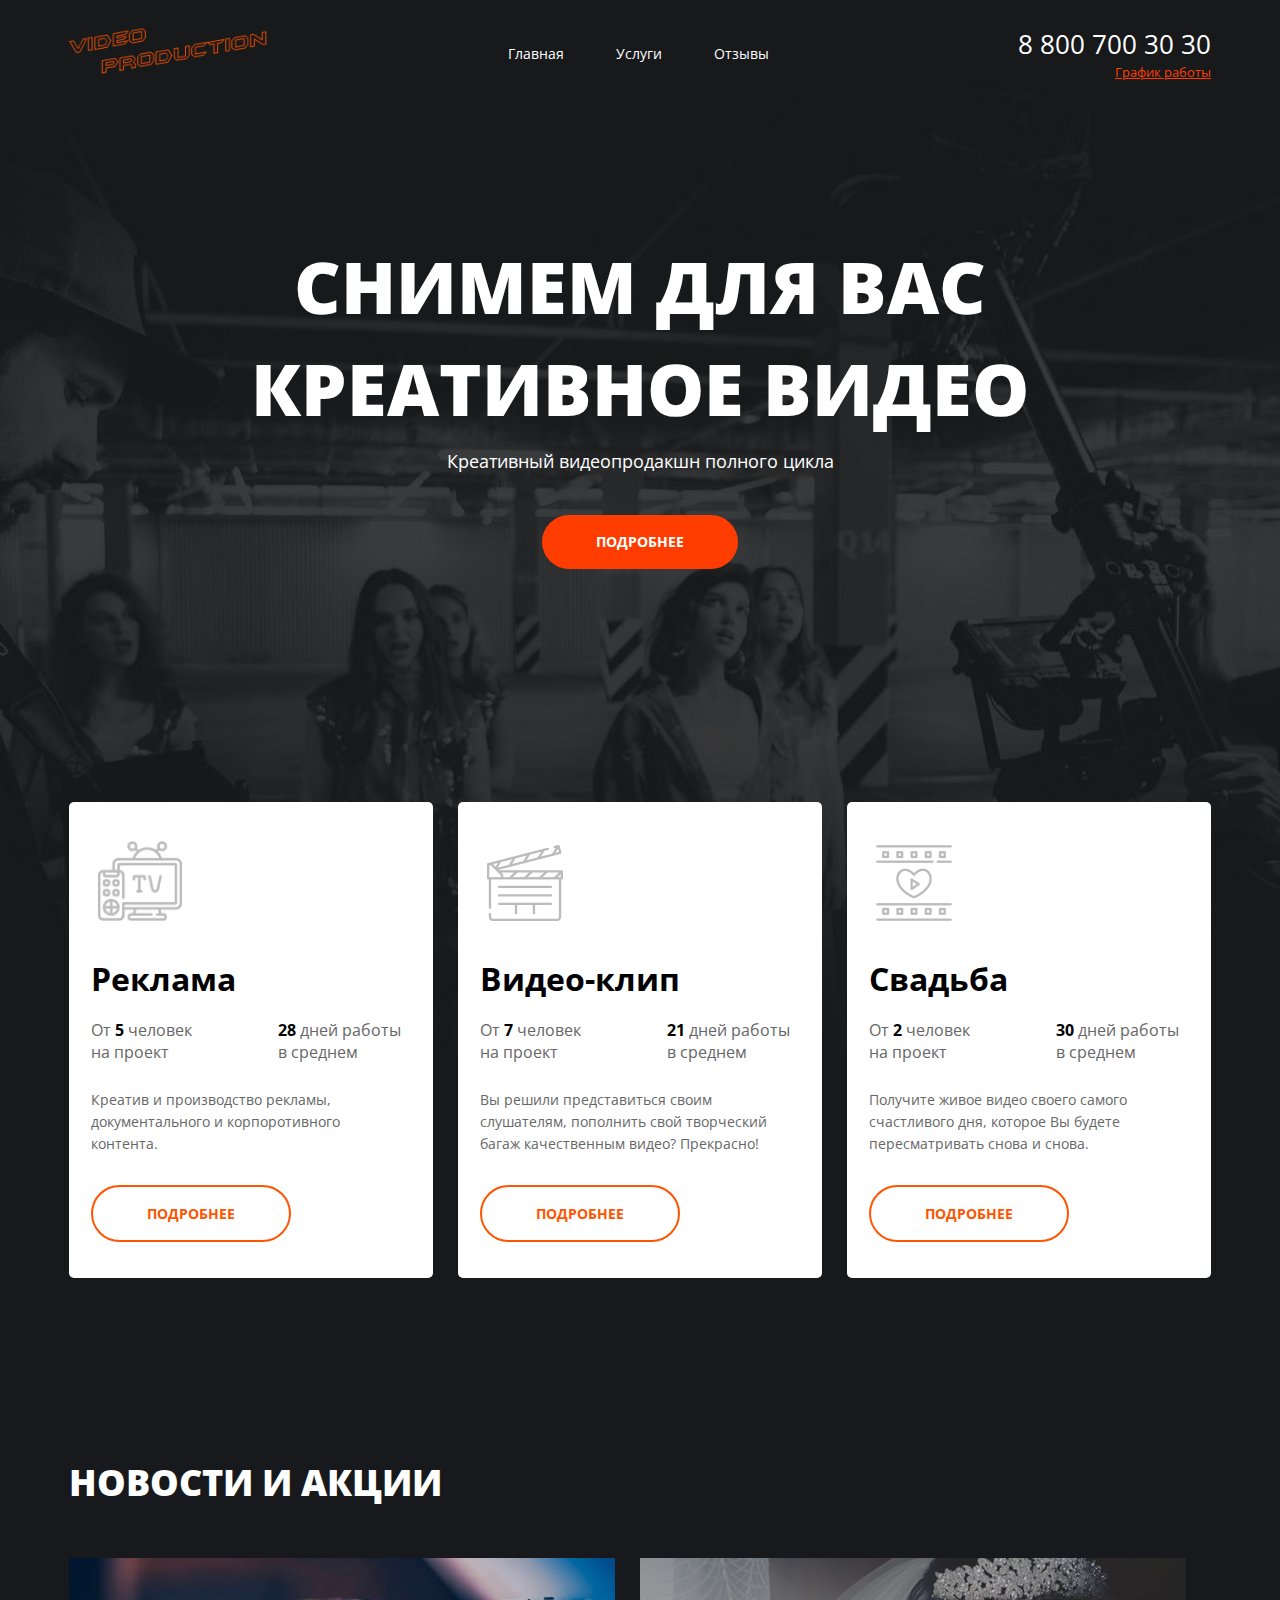
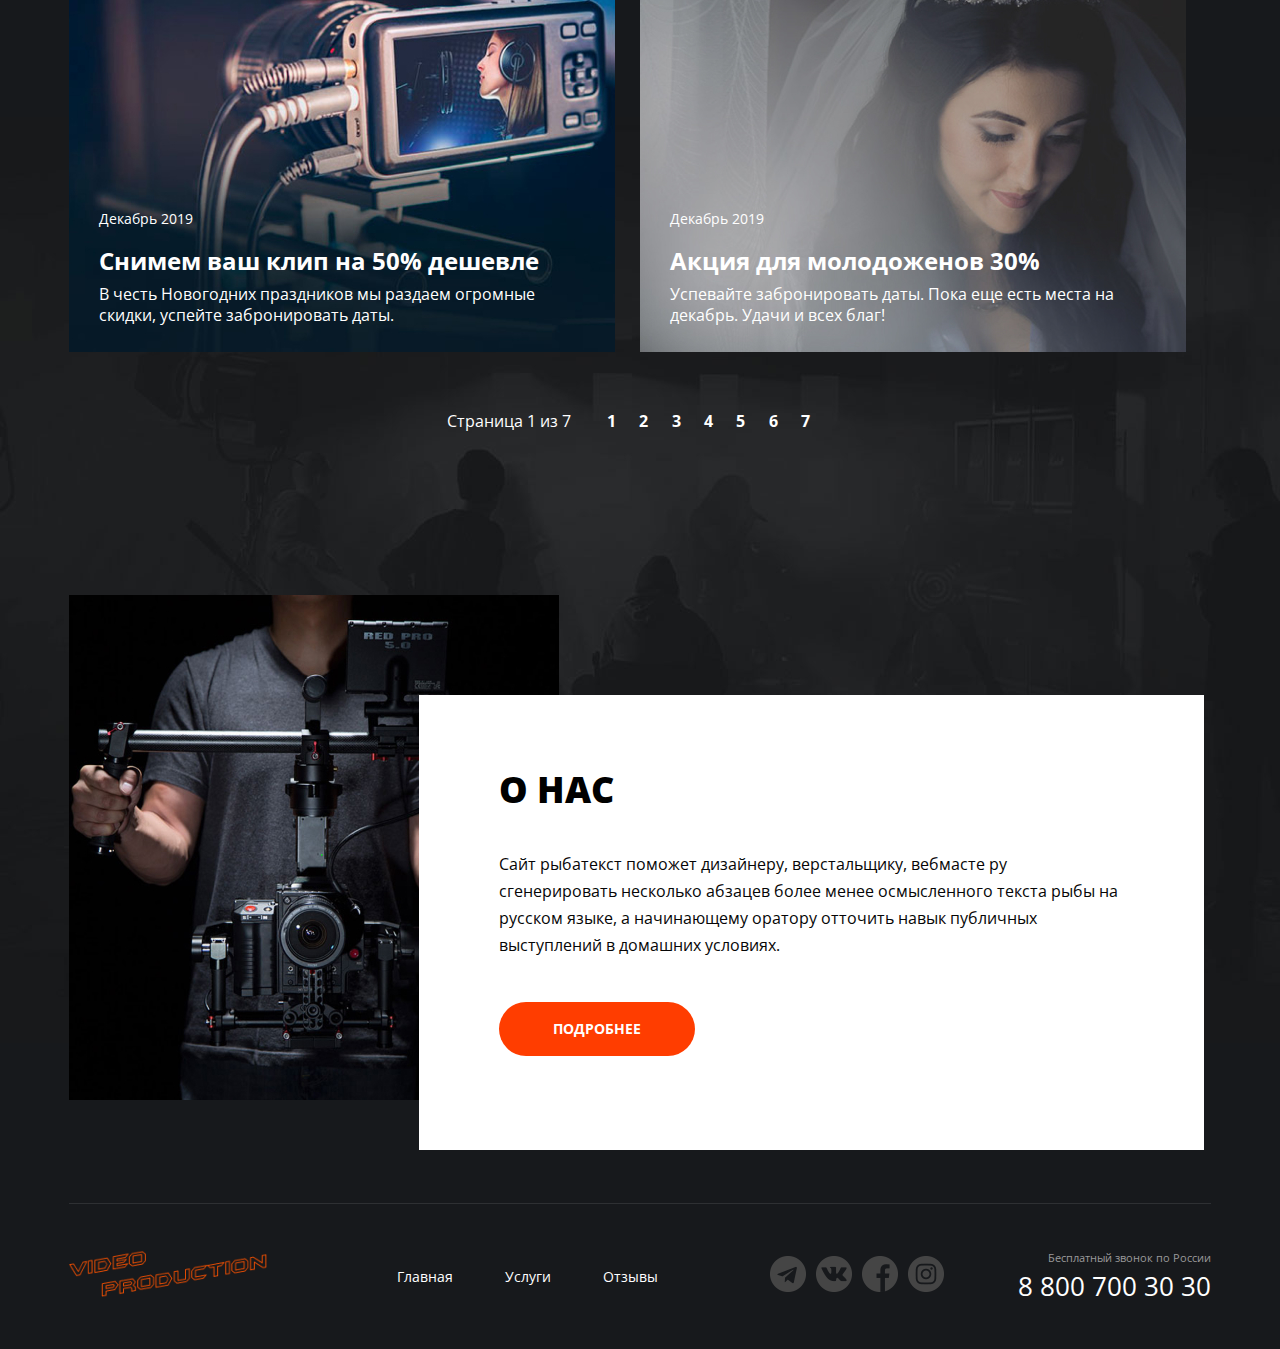
<file: index.html>
<!DOCTYPE html>
<html lang="ru">
<head>
  <meta charset="UTF-8">
  <title>Video production</title>
  <link rel="preconnect" href="https://fonts.googleapis.com">
  <link rel="preconnect" href="https://fonts.gstatic.com" crossorigin>
  <link href="https://fonts.googleapis.com/css2?family=Open+Sans:ital,wght@0,400;0,700;1,400&display=swap" rel="stylesheet">
  <link rel="stylesheet" href="main.css">
  <link rel="stylesheet" href="normalize.css">
  <meta name="viewport" content="width=device-width, initial-scale=1.0">
</head>
<body>
  <div class="wrapper main-page-wrapper">
    <section class="hero">
      <div class="container hero--container">
        <header class="header">
          <div class="header__cal">
            <div class="header__logo">
              <a href="welcome.html" class="logo_link">
                <img src="img/logo.png" alt="logo">
              </a>
            </div>
            <nav class="header__nav">
              <ul class="nav__list">
                <li class="nav__item">
                  <a href="index.html" class="nav__link">Главная</a>
                </li>
                <li class="nav__item nav__item--active">
                  <a href="services.html" class="nav__link">Услуги</a>
                </li>
                <li class="nav__item">
                  <a href="rewiews.html" class="nav__link">Отзывы</a>
                </li>
              </ul>
            </nav>
          </div>
          <div class="header__cal header__cal--align--right">
            <address class="contacts">
              <a href="tel:+78007003030" class="contacts__phone">8 800 700 30 30</a>
              <div class="contacts__elem">
                <div class="contacts__worchours">График работы</div>
                <div class="address__desc">
                  <div class="address__desc--container">
                    <strong>пн-вс: 09:00 - 20:00</strong>
                    <p>Обед: 14:00-14:30</p>
                  </div>
                </div>
              </div>
            </address>
          </div>
        </header>
      </div>
    </section>
    <div class="page-content">
      <main class="main-content"> 
        <div class="main__title">
          <h1 class="title__elem">СНИМЕМ ДЛЯ ВАС КРЕАТИВНОЕ ВИДЕО</h1>
          <h4 class="title_elem-2">Креативный видеопродакшн полного цикла</h4>
          <a href="#" class="btn">ПОДРОБНЕЕ</a>
        </div>
        <div class="servises">
          <ul class="servises__title">
            <li class="title_item">
              <div class="servises__elem">
                <div class="servises__pic">
                  <img src="img/tv.png" alt="Реклама">
                </div>
                <div class="servises__text">
                  <h2 class="text__name-servises">Реклама</h2>
                  <p class="text__number-people">От <b>5 </b>человек на проект</p>
                  <p class="text__number-days"><b>28</b> дней работы в среднем</p>
                  <p class="text__description">Креатив и производство рекламы, документального и корпоротивного контента.</p>
                  <a href="#" class="btn__fff">ПОДРОБНЕЕ</a>
                </div>
              </div>
            </li>
            <li class="title_item title_item--active">
              <div class="servises__elem">
                <div class="servises__pic">
                  <img src="img/clapper.png" alt="Видео-клип">
                </div>
                <div class="servises__text">
                  <h2 class="text__name-servises">Видео-клип</h2>
                  <p class="text__number-people">От <b>7 </b>человек на проект</p>
                  <p class="text__number-days"><b>21</b> дней работы в среднем</p>
                  <p class="text__description">Вы решили представиться своим слушателям, пополнить свой творческий багаж качественным видео? Прекрасно!</p>
                  <a href="#" class="btn__fff">ПОДРОБНЕЕ</a>
                </div>
              </div>
            </li>
            <li class="title_item ">
              <div class="servises__elem">
                <div class="servises__pic">
                  <img src="img/film.png" alt="Свадьба">
                </div>
                <div class="servises__text">
                  <h2 class="text__name-servises">Свадьба</h2>
                  <p class="text__number-people">От <b>2 </b>человек на проект</p>
                  <p class="text__number-days"><b>30</b> дней работы в среднем</p>
                  <p class="text__description">Получите живое видео своего самого счастливого дня, которое Вы будете пересматривать снова и снова.</p>
                  <a href="#" class="btn__fff">ПОДРОБНЕЕ</a>
                </div>
            </li>
          </ul>
        </div>
        <div class="news">
          <h2 class="news__h">НОВОСТИ И АКЦИИ</h2>
          <ul class="news__title">
            <li class="title__news-elem single-news">
              <img src="img/camera.jpg" alt="Картинка из новости" class="single-news__img">
              <div class="single-news__content">
                <time class="single-news__date">Декабрь 2019</time>
                <p class="single-news__name">Снимем ваш клип на 50% дешевле</p>
                <p class="single-news__description">В честь Новогодних праздников мы раздаем огромные скидки, успейте забронировать даты.</p>
              </div> 
            </li>
            <li class="title__news-elem single-news">
              <img src="img/wedding.jpg" alt="Картинка из новости" class="single-news__img">
              <div class="single-news__content">
                <time class="single-news__date">Декабрь 2019</time>
                <p class="single-news__name">Акция для молодоженов 30%</p>
                <p class="single-news__description">Успевайте забронировать даты. Пока еще есть места на декабрь. Удачи и всех благ!</p>
              </div>
            </li>
          </ul>
          <div class="paginator">
            <div class="paginator__display">Страница 1 из 7</div>
            <ul class="paginator__list">
              <li class="paginator__item paginator__item--active"><a href="" class="paginator__link">1</a></li>
              <li class="paginator__item"><a href="" class="paginator__link">2</a></li>
              <li class="paginator__item"><a href="" class="paginator__link">3</a></li>
              <li class="paginator__item"><a href="" class="paginator__link">4</a></li>
              <li class="paginator__item"><a href="" class="paginator__link">5</a></li>
              <li class="paginator__item"><a href="" class="paginator__link">6</a></li>
              <li class="paginator__item"><a href="" class="paginator__link">7</a></li>
            </ul>
          </div>
        </div>
        <div class="autor">
          <div class="autor__content">
            <div class="autor__elem">
              <div class="autor__block">
                <h2 class="autor__name">О НАС</h2>
                <div class="autor__text">
                  <p>Сайт рыбатекст поможет дизайнеру, верстальщику, вебмасте ру сгенерировать несколько абзацев более менее осмысленного текста рыбы на русском языке, а начинающему оратору отточить навык публичных выступлений в домашних условиях.</p>
                </div>
                <a href="#" class="btn">ПОДРОБНЕЕ</a>
              </div>
            </div>
          </div>
        </div>
      </main>
    </div>
    <footer class="footer__container">
      <div class="container">
        <div class="footer">
          <div class="header__logo footer__logo">
            <a href="welcome.html" class="logo_link">
              <img src="img/logo.png" alt="logo">
            </a>
          </div>
          <nav class="header__nav">
            <ul class="nav__list">
              <li class="nav__item">
                <a href="index.html" class="nav__link">Главная</a>
              </li>
              <li class="nav__item nav__item--active">
                <a href="services.html" class="nav__link">Услуги</a>
              </li>
              <li class="nav__item">
                <a href="rewiews.html" class="nav__link">Отзывы</a>
              </li>
            </ul>
          </nav>
          <ul class="socials">
            <li class="socials__item social__item--icon--telegram">
              <a href="" class="socials__link"><img src="img/telegram.png" alt=""></a>
            </li>
            <li class="socials__item social__item--icon--vk">
              <a href="" class="socials__link"><img src="img/vk.png" alt=""></a>
            </li>
            <li class="socials__item social__item--icon--facebook">
              <a href="" class="socials__link"><img src="img/f.png" alt=""></a>
            </li>
            <li class="socials__item social__item--icon--instagram">
              <a href="" class="socials__link"><img src="img/in.png" alt=""></a>
            </li>
          </ul>
          <address class="contacts">
            <div class="contacts__desc">Бесплатный звонок по России</div>
            <a href="tel:+78007003030" class="contacts__phone">8 800 700 30 30</a>
          </address>
        </div>
      </div>
    </footer>
  </div>
</body>
</html>
</file>
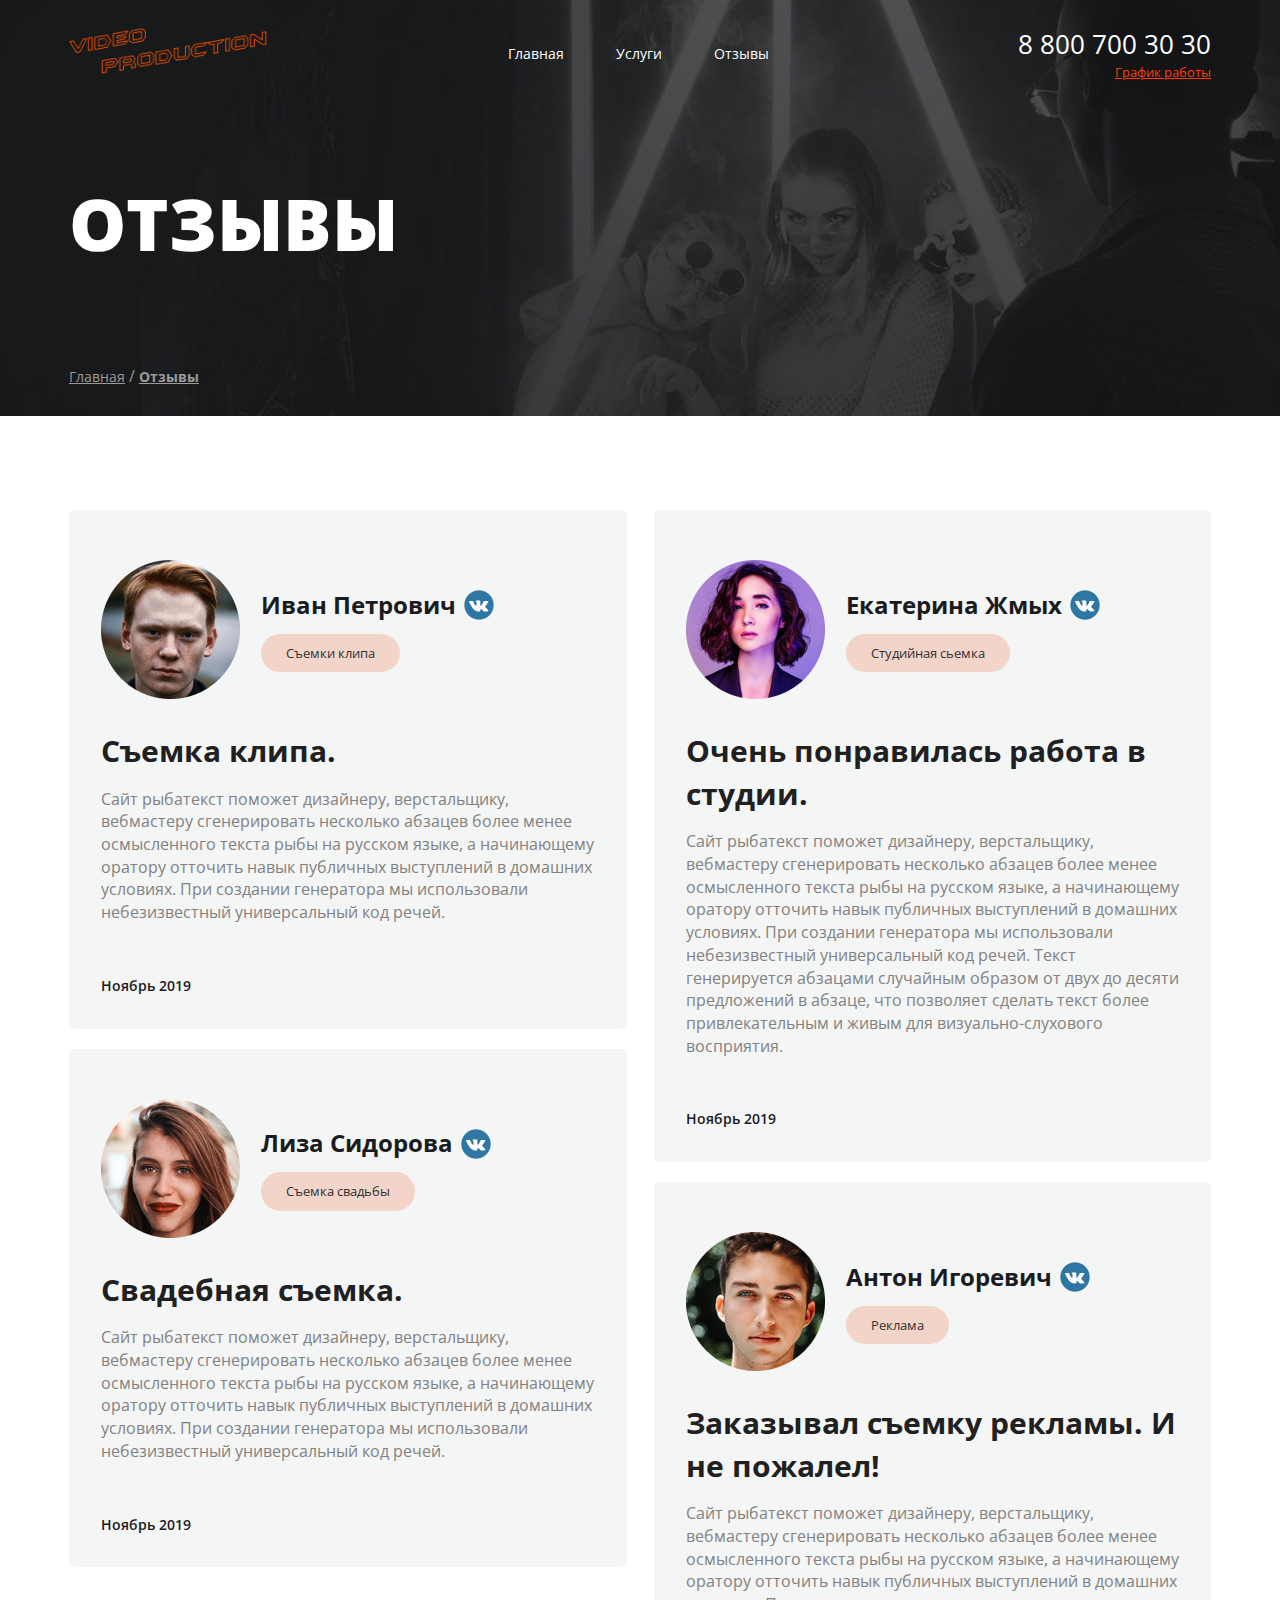
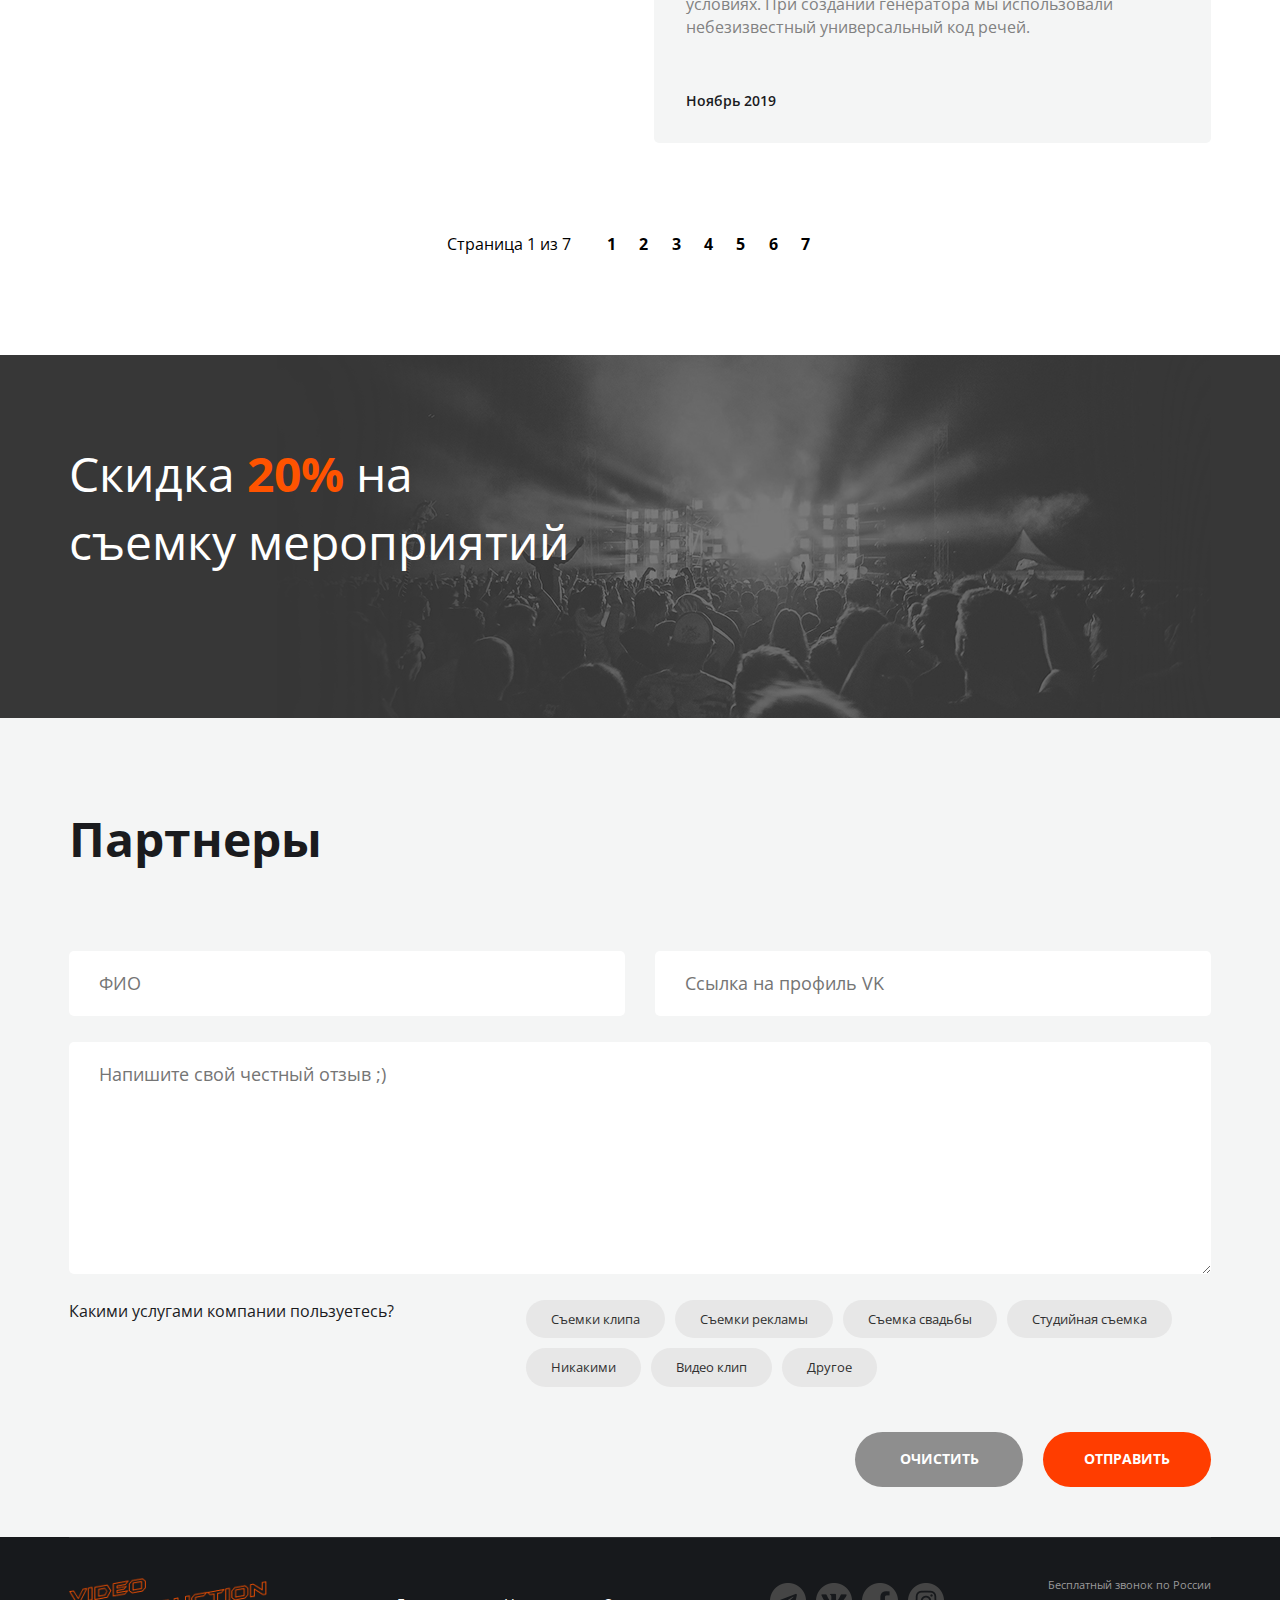
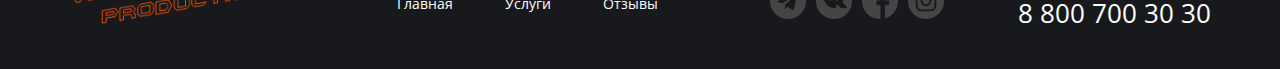
<file: rewiews.html>
<!DOCTYPE html>
<html lang="ru">
<head>
  <meta charset="UTF-8">
  <title>Video production</title>
  <link rel="preconnect" href="https://fonts.googleapis.com">
  <link rel="preconnect" href="https://fonts.gstatic.com" crossorigin>
  <link href="https://fonts.googleapis.com/css2?family=Open+Sans:ital,wght@0,400;0,700;1,400&display=swap" rel="stylesheet">
  <link rel="stylesheet" href="main.css">
  <link rel="stylesheet" href="normalize.css">
  <link rel="stylesheet" href="services.css">
  <link rel="stylesheet" href="rewiews.css">
  
</head>
<body>
  <div class="wrapper wrapper__services">
    <section class="top-line">
      <div class="container services__container">
        <header class="header">
          <div class="header__cal">
            <div class="header__logo">
              <a href="welcome.html" class="logo_link">
                <img src="img/logo.png" alt="logo">
              </a>
            </div>
            <nav class="header__nav">
              <ul class="nav__list">
                <li class="nav__item">
                  <a href="index.html" class="nav__link">Главная</a>
                </li>
                <li class="nav__item nav__item--active">
                  <a href="services.html" class="nav__link">Услуги</a>
                </li>
                <li class="nav__item">
                  <a href="rewiews.html" class="nav__link">Отзывы</a>
                </li>
              </ul>
            </nav>
          </div>
          <div class="header__cal header__cal--align--right">
            <address class="contacts">
              <a href="tel:+78007003030" class="contacts__phone">8 800 700 30 30</a>
              <div class="contacts__elem">
                <div class="contacts__worchours">График работы</div>
              <div class="address__desc">
                <div class="address__desc--container">
                  <strong>пн-вс: 09:00 - 20:00</strong>
                  <p>Обед: 14:00-14:30</p>
                </div>
              </div>
              </div>
            </address>
          </div>
        </header>
        <h1 class="page-title">ОТЗЫВЫ</h1>
        <nav class="breadcrumbs">
          <ul class="breadcrumbs__list ">
            <li class="breadcrumbs__item">
              <a href="index.html" class="breadcrumbs__link">Главная</a>
            </li>
            <li class="breadcrumbs__item breadcrumbs__item--active">
              <a href="" class="breadcrumbs__link"> Отзывы</a>
            </li>
          </ul>
        </nav>
      </div>
    </section>
    <main class="page__content">
      <div class="container">
        <ul class="rewiews">
          <li class="rewiews__item rewiew">
            <div class="rewiew__header">
              <div class="rewiew__photo">
                <div class="avatar">
                  <img src="img/rewiews/ivan.png" alt="user" class="avatar__img">
                </div>
              </div>
              <div class="rewiew__userdata">
                <a href="" class="rewiew__user">Иван Петрович</a>
                <ul class="rewiew__tags">
                  <li class="rewiew__tag--item tag">Съемки клипа</li>
                </ul>
              </div>
            </div>
            <div class="rewiew__content">
              <h3 class="rewiew__title">Съемка клипа.</h3>
              <div class="rewiew__content-text">
                <p>
                  Сайт рыбатекст поможет дизайнеру, верстальщику, вебмастеру сгенерировать несколько абзацев более менее осмысленного текста рыбы на русском языке, а начинающему оратору отточить навык публичных выступлений в домашних условиях. При создании генератора мы использовали небезизвестный универсальный код речей. 
                </p>
              </div>
              <time class="rewiew__date">Ноябрь 2019</time>
            </div>
          </li>
          <li class="rewiews__item rewiew">
            <div class="rewiew__header">
              <div class="rewiew__photo">
                <div class="avatar">
                  <img src="img/rewiews/liza.png" alt="user" class="avatar__img">
                </div>
              </div>
              <div class="rewiew__userdata">
                <a href="" class="rewiew__user">Лиза Сидорова</a>
                <ul class="rewiew__tags">
                  <li class="rewiew__tag--item tag">Съемка свадьбы</li>
                </ul>
              </div>
            </div>
            <div class="rewiew__content">
              <h3 class="rewiew__title">Свадебная съемка.</h3>
              <div class="rewiew__content-text">
                <p>
                  Сайт рыбатекст поможет дизайнеру, верстальщику, вебмастеру сгенерировать несколько абзацев более менее осмысленного текста рыбы на русском языке, а начинающему оратору отточить навык публичных выступлений в домашних условиях. При создании генератора мы использовали небезизвестный универсальный код речей.  
                </p>
              </div>
              <time class="rewiew__date">Ноябрь 2019</time>
            </div>
          </li>
          <li class="rewiews__item rewiew">
            <div class="rewiew__header">
              <div class="rewiew__photo">
                <div class="avatar">
                  <img src="img/rewiews/kate.png" alt="user" class="avatar__img">
                </div>
              </div>
              <div class="rewiew__userdata">
                <a href="" class="rewiew__user">Екатерина Жмых</a>
                <ul class="rewiew__tags">
                  <li class="rewiew__tag--item tag">Студийная сьемка</li>
                </ul>
              </div>
            </div>
            <div class="rewiew__content">
              <h3 class="rewiew__title">Очень понравилась работа в студии.</h3>
              <div class="rewiew__content-text">
                <p>
                  Сайт рыбатекст поможет дизайнеру, верстальщику, вебмастеру сгенерировать несколько абзацев более менее осмысленного текста рыбы на русском языке, а начинающему оратору отточить навык публичных выступлений в домашних условиях. При создании генератора мы использовали небезизвестный универсальный код речей. Текст генерируется абзацами случайным образом от двух до десяти предложений в абзаце, что позволяет сделать текст более привлекательным и живым для визуально-слухового восприятия.
                </p>
              </div>
              <time class="rewiew__date">Ноябрь 2019</time>
            </div>
          </li>
          <li class="rewiews__item rewiew">
            <div class="rewiew__header">
              <div class="rewiew__photo">
                <div class="avatar">
                  <img src="img/rewiews/anton.png" alt="user" class="avatar__img">
                </div>
              </div>
              <div class="rewiew__userdata">
                <a href="" class="rewiew__user">Антон Игоревич</a>
                <ul class="rewiew__tags">
                  <li class="rewiew__tag--item tag">Реклама</li>
                </ul>
              </div>
            </div>
            <div class="rewiew__content">
              <h3 class="rewiew__title">Заказывал съемку рекламы. И не пожалел!</h3>
              <div class="rewiew__content-text">
                <p>
                  Сайт рыбатекст поможет дизайнеру, верстальщику, вебмастеру сгенерировать несколько абзацев более менее осмысленного текста рыбы на русском языке, а начинающему оратору отточить навык публичных выступлений в домашних условиях. При создании генератора мы использовали небезизвестный универсальный код речей.
                </p>
              </div>  
              <time class="rewiew__date">Ноябрь 2019</time>
            </div>
          </li>
        </ul>
        <div class="paginator">
          <div class="paginator__display">Страница 1 из 7</div>
          <ul class="paginator__list">
            <li class="paginator__item paginator__item--active"><a href="" class="paginator__link">1</a></li>
            <li class="paginator__item"><a href="" class="paginator__link">2</a></li>
            <li class="paginator__item"><a href="" class="paginator__link">3</a></li>
            <li class="paginator__item"><a href="" class="paginator__link">4</a></li>
            <li class="paginator__item"><a href="" class="paginator__link">5</a></li>
            <li class="paginator__item"><a href="" class="paginator__link">6</a></li>
            <li class="paginator__item"><a href="" class="paginator__link">7</a></li>
          </ul>
        </div>
      </div>
    </main>
    <section class="sale">
      <div class="container">
        <div class="sale__text">
          <h2 class="sale__elem">Скидка <b class="text__color">20% </b>на съемку мероприятий</h2>
        </div>
      </div>
    </section>
    <section class="inner-section .inner-section-rew inner-section--bg-grey">
      <div class="container">
        <h2 class="inner-section__title">Партнеры</h2>
        <form class="form">
          <div class="form__row">
            <input type="text" placeholder="ФИО" class="form__input">
            <input type="text" placeholder="Ссылка на профиль VK" class="form__input">
          </div>
          <div class="form__row">
            <textarea placeholder="Напишите свой честный отзыв ;)" class="form__input form__input--textarea"></textarea>
          </div>
          <div class="form__controls">
            <div class="form__controls--title">Какими услугами компании пользуетесь?</div>
            <ul class="controls">
              <li class="controls__item">
                <label class="controls__elem">
                  <input type="checkbox" class="conrols__checkbox">
                  <div class="tag controls__tag">Съемки клипа</div>
                </label>
              </li>
              <li class="controls__item">
                <label class="controls__elem">
                  <input type="checkbox" class="conrols__checkbox">
                  <div class="tag controls__tag">Съемки рекламы</div>
                </label>
              </li>
              <li class="controls__item">
                <label class="controls__elem">
                  <input type="checkbox" class="conrols__checkbox">
                  <div class="tag controls__tag">Съемка свадьбы</div>
                </label>
              </li>
              <li class="controls__item">
                <label class="controls__elem">
                  <input type="checkbox" class="conrols__checkbox">
                  <div class="tag controls__tag">Студийная съемка</div>
                </label>
              </li>
              <li class="controls__item">
                <label class="controls__elem">
                  <input type="checkbox" class="conrols__checkbox">
                  <div class="tag controls__tag">Никакими</div>
                </label>
              </li>
              <li class="controls__item">
                <label class="controls__elem">
                  <input type="checkbox" class="conrols__checkbox">
                  <div class="tag controls__tag">Видео клип</div>
                </label>
              </li>
              <li class="controls__item">
                <label class="controls__elem">
                  <input type="checkbox" class="conrols__checkbox">
                  <div class="tag controls__tag">Другое</div>
                </label>
              </li>
            </ul>
          </div>
          <div class="form__btns">
            <button type="reset" class="btn form--btn btn--color--gray">ОЧИСТИТЬ</button>
            <button type="submit" class="btn form--btn">ОТПРАВИТЬ</button>
          </div>
        </form>      
      </div>
    </section>
    <footer class="inner-footer">
      <div class="container">
        <footer class="footer__container">
      <div class="container">
        <div class="footer footer__elem">
          <div class="header__logo footer__logo">
            <a href="welcome.html" class="logo_link">
              <img src="img/logo.png" alt="logo">
            </a>
          </div>
          <nav class="header__nav">
            <ul class="nav__list">
              <li class="nav__item">
                <a href="index.html" class="nav__link">Главная</a>
              </li>
              <li class="nav__item nav__item--active">
                <a href="services.html" class="nav__link">Услуги</a>
              </li>
              <li class="nav__item">
                <a href="" class="nav__link">Отзывы</a>
              </li>
            </ul>
          </nav>
          <ul class="socials">
            <li class="socials__item social__item--icon--telegram">
              <a href="" class="socials__link"><img src="img/telegram.png" alt=""></a>
            </li>
            <li class="socials__item social__item--icon--vk">
              <a href="" class="socials__link"><img src="img/vk.png" alt=""></a>
            </li>
            <li class="socials__item social__item--icon--facebook">
              <a href="" class="socials__link"><img src="img/f.png" alt=""></a>
            </li>
            <li class="socials__item social__item--icon--instagram">
              <a href="" class="socials__link"><img src="img/in.png" alt=""></a>
            </li>
          </ul>
          <address class="contacts">
            <div class="contacts__desc">Бесплатный звонок по России</div>
            <a href="tel:+78007003030" class="contacts__phone">8 800 700 30 30</a>
          </address>
        </div>
      </div>
    </footer>
      </div>
    </footer>
  </div>
</body>
</html>
</file>
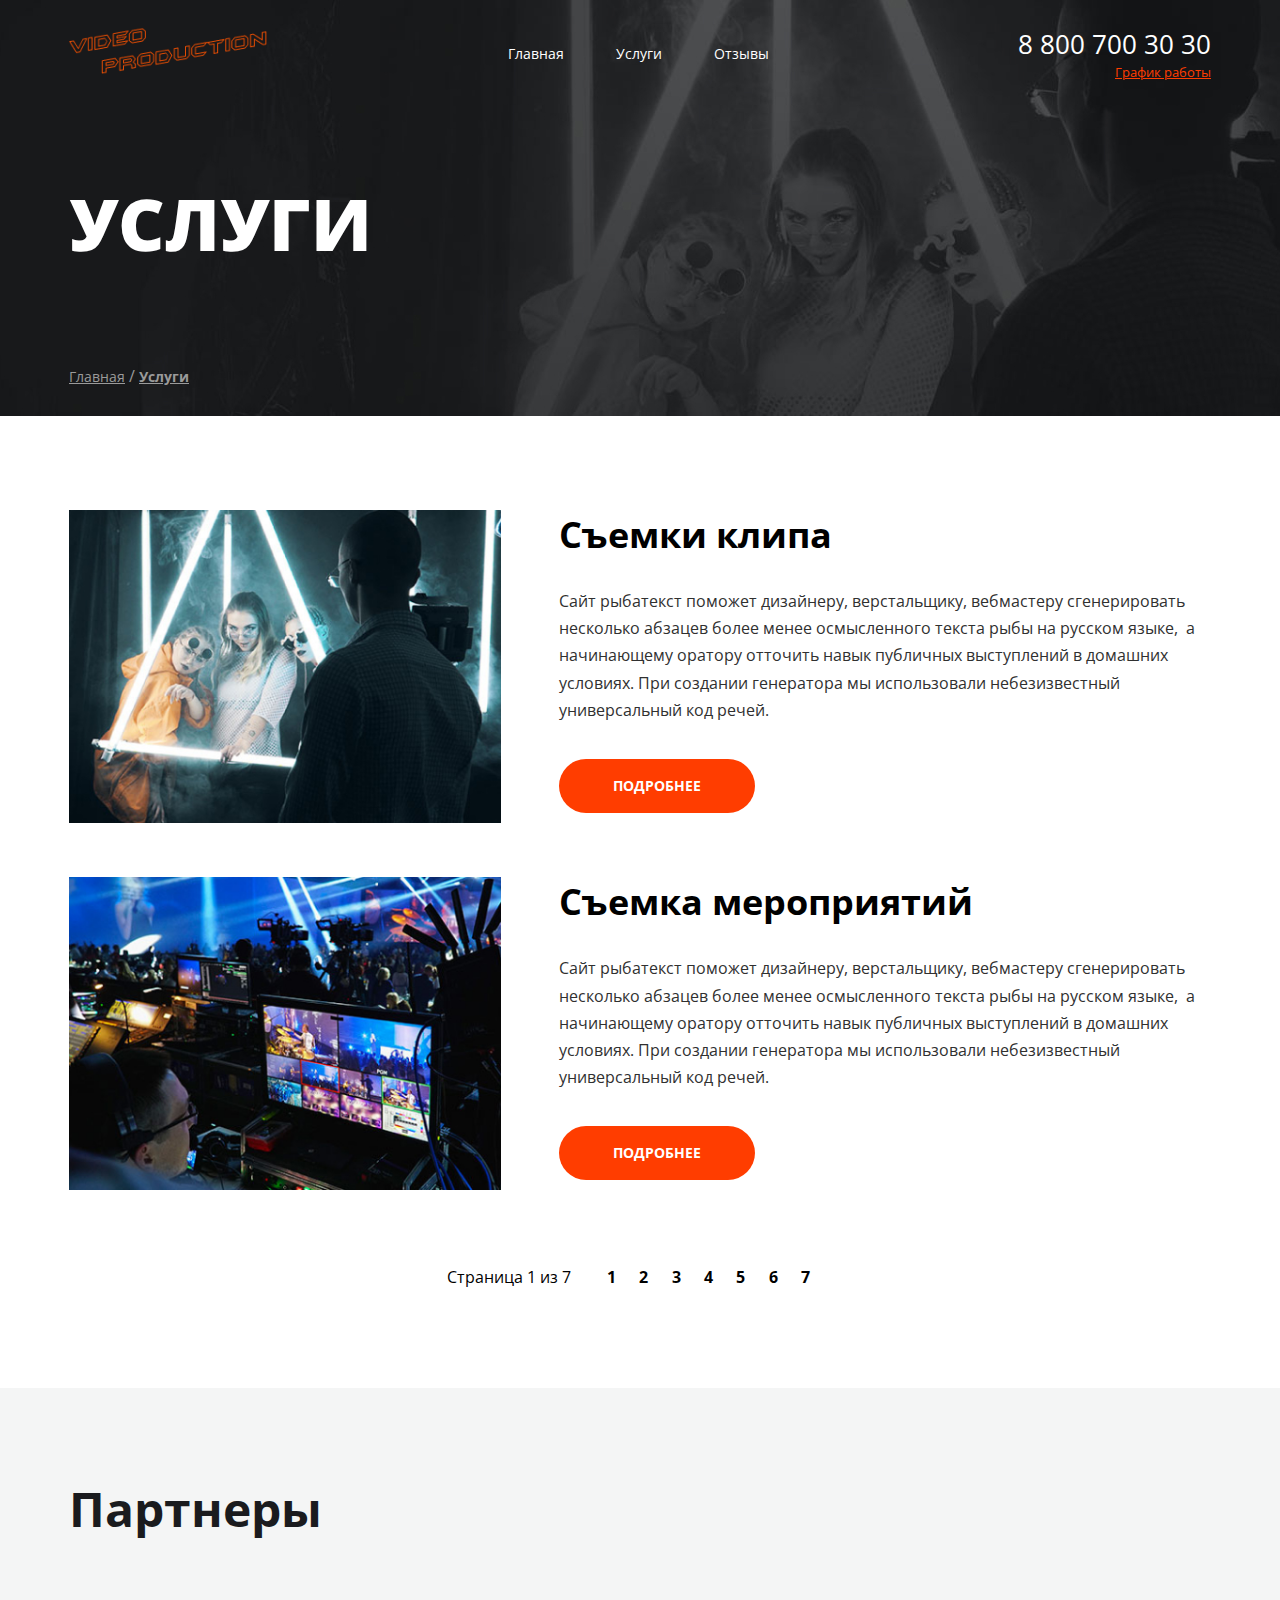
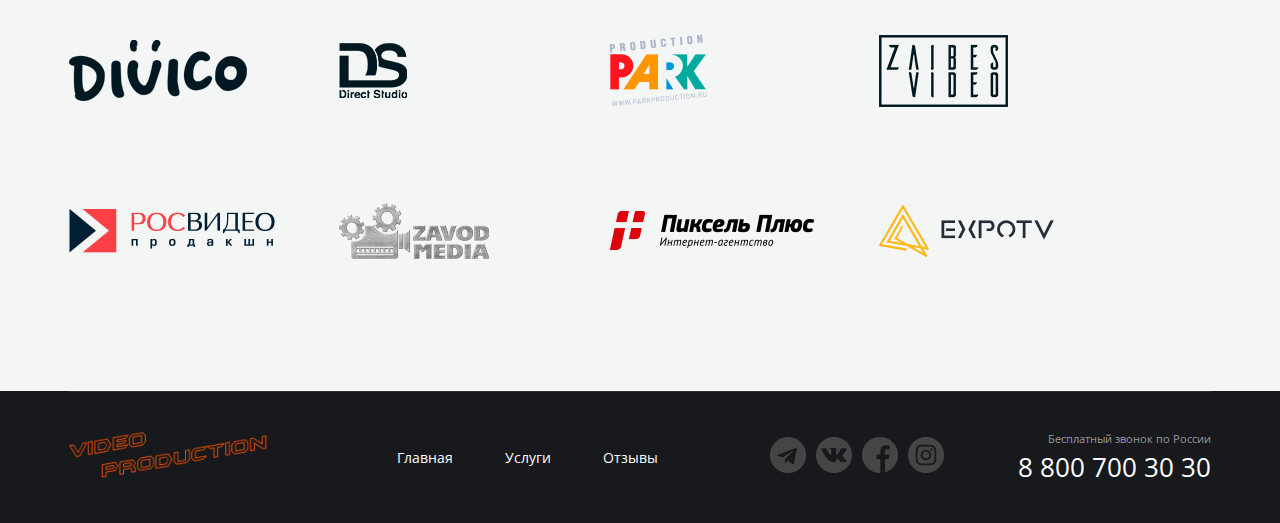
<file: services.html>
<!DOCTYPE html>
<html lang="ru">
<head>
  <meta charset="UTF-8">
  <title>Video production</title>
  <link rel="preconnect" href="https://fonts.googleapis.com">
  <link rel="preconnect" href="https://fonts.gstatic.com" crossorigin>
  <link href="https://fonts.googleapis.com/css2?family=Open+Sans:ital,wght@0,400;0,700;1,400&display=swap" rel="stylesheet">
  <link rel="stylesheet" href="main.css">
  <link rel="stylesheet" href="normalize.css">
  <link rel="stylesheet" href="services.css">
</head>
<body>
  <div class="wrapper wrapper__services">
    <section class="top-line">
      <div class="container services__container">
        <header class="header">
          <div class="header__cal">
            <div class="header__logo">
              <a href="welcome.html" class="logo_link">
                <img src="img/logo.png" alt="logo">
              </a>
            </div>
            <nav class="header__nav">
              <ul class="nav__list">
                <li class="nav__item">
                  <a href="index.html" class="nav__link">Главная</a>
                </li>
                <li class="nav__item nav__item--active">
                  <a href="services.html" class="nav__link">Услуги</a>
                </li>
                <li class="nav__item">
                  <a href="rewiews.html" class="nav__link">Отзывы</a>
                </li>
              </ul>
            </nav>
          </div>
          <div class="header__cal header__cal--align--right">
            <address class="contacts">
              <a href="tel:+78007003030" class="contacts__phone">8 800 700 30 30</a>
              <div class="contacts__elem">
                <div class="contacts__worchours">График работы</div>
              <div class="address__desc">
                <div class="address__desc--container">
                  <strong>пн-вс: 09:00 - 20:00</strong>
                  <p>Обед: 14:00-14:30</p>
                </div>
              </div>
              </div>
            </address>
          </div>
        </header>
        <h1 class="page-title">УСЛУГИ</h1>
        <nav class="breadcrumbs">
          <ul class="breadcrumbs__list ">
            <li class="breadcrumbs__item">
              <a href="index.html" class="breadcrumbs__link">Главная</a>
            </li>
            <li class="breadcrumbs__item breadcrumbs__item--active">
              <a href="" class="breadcrumbs__link"> Услуги</a>
            </li>
          </ul>
        </nav>
      </div>
    </section>
    <main class="page__content">
      <div class="container">
        <ul class="servises-page">
          <li class="servises-page__item">
            <div class="servises-page__img">
              <img src="img/services/girls.jpg" alt="" class="servises-page__elem">
            </div>
            <div class="servises-page__content">
              <h2 class="servises-page__title">
                Съемки клипа
              </h2>
              <p class="servises-page__desc">
                Сайт рыбатекст поможет дизайнеру, верстальщику, вебмастеру сгенерировать несколько абзацев более менее осмысленного текста рыбы на русском языке,  а начинающему оратору отточить навык публичных выступлений в домашних условиях. При создании генератора мы использовали небезизвестный универсальный код речей. 
              </p>
              <a href="" class="btn">ПОДРОБНЕЕ</a>
            </div>
          </li>
          <li class="servises-page__item">
            <div class="servises-page__img">
              <img src="img/services/engineer.jpg" alt="" class="servises-page__elem">
            </div>
            <div class="servises-page__content">
              <h2 class="servises-page__title">
                Съемка мероприятий
              </h2>
              <p class="servises-page__desc">
                Сайт рыбатекст поможет дизайнеру, верстальщику, вебмастеру сгенерировать несколько абзацев более менее осмысленного текста рыбы на русском языке,  а начинающему оратору отточить навык публичных выступлений в домашних условиях. При создании генератора мы использовали небезизвестный универсальный код речей. 
              </p>
              <a href="" class="btn">ПОДРОБНЕЕ</a>
            </div>
          </li>
        </ul>
        <div class="paginator">
          <div class="paginator__display">Страница 1 из 7</div>
          <ul class="paginator__list">
            <li class="paginator__item paginator__item--active"><a href="" class="paginator__link">1</a></li>
            <li class="paginator__item"><a href="" class="paginator__link">2</a></li>
            <li class="paginator__item"><a href="" class="paginator__link">3</a></li>
            <li class="paginator__item"><a href="" class="paginator__link">4</a></li>
            <li class="paginator__item"><a href="" class="paginator__link">5</a></li>
            <li class="paginator__item"><a href="" class="paginator__link">6</a></li>
            <li class="paginator__item"><a href="" class="paginator__link">7</a></li>
          </ul>
        </div>
      </div>
    </main>
    <section class="inner-section inner-section--bg-grey">
      <div class="container">
        <h2 class="inner-section__title">Партнеры</h2>
        <ul class="partners"> 
          <li class="partners__item">
            <a href="#" class="partners__link">
              <img src="img/services/divico.png" alt="" class="partners__img">
            </a>
          </li>
          <li class="partners__item">
            <a href="#" class="partners__link">
              <img src="img/services/ds.png" alt="" class="partners__img">
            </a>
          </li>
          <li class="partners__item">
            <a href="#" class="partners__link">
              <img src="img/services/park.png" alt="" class="partners__img">
            </a>
          </li>
          <li class="partners__item">
            <a href="#" class="partners__link">
              <img src="img/services/zvibes.png" alt="" class="partners__img">
            </a>
          </li>
          <li class="partners__item">
            <a href="#" class="partners__link">
              <img src="img/services/rosvideo.png" alt="" class="partners__img">
            </a>
          </li>
          <li class="partners__item">
            <a href="#" class="partners__link">
              <img src="img/services/zavod.png" alt="" class="partners__img">
            </a>
          </li>
          <li class="partners__item">
            <a href="#" class="partners__link">
              <img src="img/services/pixel.png" alt="" class="partners__img">
            </a>
          </li>
          <li class="partners__item">
            <a href="#" class="partners__link">
              <img src="img/services/expotv.png" alt="" class="partners__img">
            </a>
          </li>
        </ul>
      </div>
    </section>
    <footer class="inner-footer">
      <div class="container">
        <footer class="footer__container">
      <div class="container">
        <div class="footer footer__elem">
          <div class="header__logo footer__logo">
            <a href="welcome.html" class="logo_link">
              <img src="img/logo.png" alt="logo">
            </a>
          </div>
          <nav class="header__nav">
            <ul class="nav__list">
              <li class="nav__item">
                <a href="index.html" class="nav__link">Главная</a>
              </li>
              <li class="nav__item nav__item--active">
                <a href="services.html" class="nav__link">Услуги</a>
              </li>
              <li class="nav__item">
                <a href="rewiews.html" class="nav__link">Отзывы</a>
              </li>
            </ul>
          </nav>
          <ul class="socials">
            <li class="socials__item social__item--icon--telegram">
              <a href="" class="socials__link"><img src="img/telegram.png" alt=""></a>
            </li>
            <li class="socials__item social__item--icon--vk">
              <a href="" class="socials__link"><img src="img/vk.png" alt=""></a>
            </li>
            <li class="socials__item social__item--icon--facebook">
              <a href="" class="socials__link"><img src="img/f.png" alt=""></a>
            </li>
            <li class="socials__item social__item--icon--instagram">
              <a href="" class="socials__link"><img src="img/in.png" alt=""></a>
            </li>
          </ul>
          <address class="contacts">
            <div class="contacts__desc">Бесплатный звонок по России</div>
            <a href="tel:+78007003030" class="contacts__phone">8 800 700 30 30</a>
          </address>
        </div>
      </div>
    </footer>
      </div>
    </footer>
  </div>
</body>
</html>
</file>
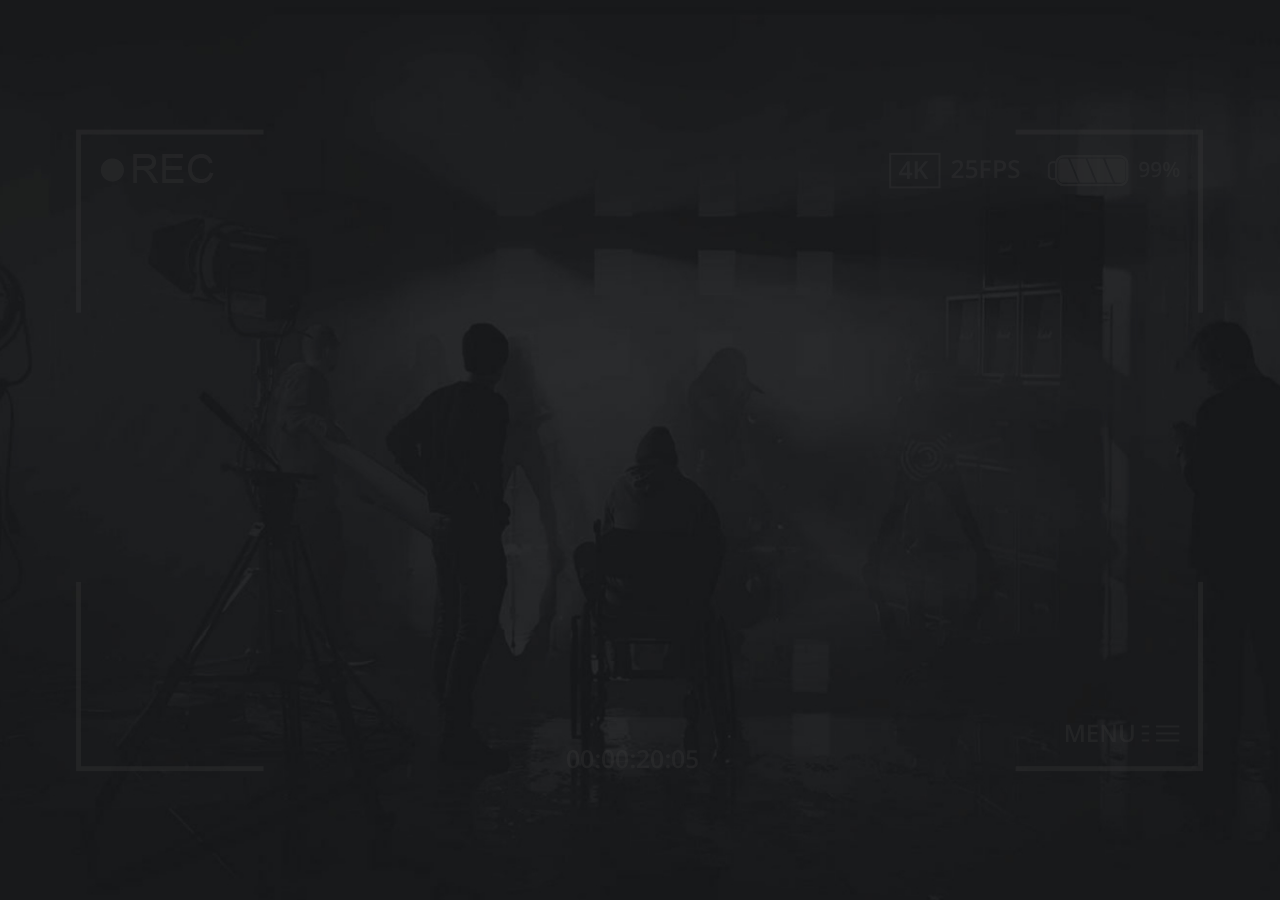
<file: welcome.html>
<!DOCTYPE html>
<html lang="ru">
<head>
  <meta charset="UTF-8">
  <title>Video production</title>
  <link rel="preconnect" href="https://fonts.googleapis.com">
  <link rel="preconnect" href="https://fonts.gstatic.com" crossorigin>
  <link href="https://fonts.googleapis.com/css2?family=Open+Sans:ital,wght@0,400;0,700;1,400&display=swap" rel="stylesheet">
  <link rel="stylesheet" href="main.css">
  <link rel="stylesheet" href="normalize.css">
  <link rel="stylesheet" href="welcome.css">
  <meta name="viewport" content="width=device-width, initial-scale=1.0">
</head>
<body>
  <div class="welcome">
    <div class="welcome__container">
      <div class="central central--video">
        <img src="img/welcome/лого.png" alt="" class="central__logo">
        <a href="index.html" class="btn">ВОЙТИ</a>
      </div>
    </div>
  </div>
</body>
</html>
</file>
<file: main.css>
body, html {
  height: 100%;
}

body {
  font-family: 'Open Sans', sans-serif;
  line-height: 1.42;
  background-color: #17191C;
  -webkit-font-smoothing: antialiased;
  -moz-osx-font-smoothing: grayscale;
}

ul {
  padding: 0;
  margin: 0;
}
 ul li {
   list-style: none;
 }

 h1, h2, h3, h4, h5, h6 {
   margin: 0;
   font-weight: normal;
 }

 p {
   margin: 0;
 }

 * {
   box-sizing: border-box;
 }

 button {
   background: transparent;
   border: none;
   cursor: pointer;
 }

.main-page-wrapper {
  background: url(img/hero.jpg) center top no-repeat, url(img/bottom-pic.jpg) center bottom 306px no-repeat;
  
}

.container {
  margin: 0 auto;
  width: 1142px;
}

.hero--container {
  display: flex;
  flex-direction: column;
  justify-content: space-between;
  min-height: 235px;
}

.header {
  padding-top: 26px;
  display: flex;
  justify-content: space-between;
  align-items: center;
}

.header__cal {
  display: flex;
  align-items: center;
}

.header__cal--align--right {
  justify-content: flex-end;
}

.header__logo {
  display: block;
  margin-right: 241px;
  
}

.header__nav {
  display: block;
}

.nav__list {
  display: flex;
}

.nav__item {
  display: inline-block;
  padding-left: 52px;
}
.nav__item:first-child {
  padding-left: 0;
}
.nav__link:hover {
  color: #FF3D00;
  transition: 0.5s ;
}
.nav__link {
  text-decoration: none;  
  color: #fff;
  font-size: 14px;
}
.contacts {
  font-style: normal;
}
.contacts__phone {
  display: flex;
  justify-content: flex-end;
  text-decoration: none;
  font-size: 26px;
  color: #fff;
  
} 
.contacts__worchours {
  display: flex;
  justify-content: flex-end;
  font-size: 13px;
  text-decoration: underline;
  color: #FF3D00;
  position: relative;
  cursor: pointer;
}

/* .contacts__elem:hover >.address__desc {
  opacity: 1;
} */

.contacts__worchours:hover + .address__desc {
  opacity: 1;   
} 

.address__desc:hover {
  opacity: 1;
}

.address__desc {
  position: absolute;
  background: url(img/box.png) center center / cover no-repeat;
  height: 92px;
  padding-top: 9px;
  margin-left: 17px;
  margin-top: 2px;
  transition: .5s all ease-in-out;
  opacity: 0;
}

.address__desc--container {
  padding: 19px;
}

.page-content {
  position: relative;
  margin: 0 auto;
  width: 1142px;
}
.main__title {
  text-align: center
}
.title__elem {
  text-align: center;
  font-size: 72px;
  font-weight: 800;
  margin: 0;
  color: #fff;
}
.title_elem-2 {
  text-align: center;
  font-size: 18px;
  color: #fff;
  margin: 0;
  margin-bottom: 40px;
  font-weight: normal;
  margin-top: 10px;
}

.btn {
  background: #FF3D00;
  border-radius: 35px;
  padding: 17px 54px;
  color: #fff;
  font-weight: bold;
  text-decoration: none;
  display: inline-block;
  position: relative;
  font-size: 14px;
}

.servises {
  margin-top: 233px;
  width: 1142px;
  position: relative;
}
.servises__title {
  padding-left: 0;
  display: flex;
  justify-content: space-between;
}

.title_item {
  min-height: 476px;
  width: calc(100% / 3 - 17px);
  background: #fff;
  border-radius: 5px;
  vertical-align: top;
}

.title_item:hover {
  border: 5px solid #CCCCCC;
  display: block;
  position: relative;
  top: 5px;
  right: 5px;
  transition: 0.3s
}

.servises__elem {
  display: flex;
  flex-direction: column;
  align-items: flex-start;
  justify-content: flex-end;
  height: 100%;
  padding-bottom: 53px;
}

.servises__pic {
 padding-left: 29px;
}
.servises__text {
  padding-left: 22px;
}
.text__name-servises {
  font-size: 32px;
  font-weight: bold;
  font-style: normal;
  padding-top: 30px;
}

.text__number-people  {
  color: #666666;
  font-size: 16px;
  width: 102px;
  margin-right: 81px;
  display: inline-block;
  padding-bottom: 25px;
  padding-top: 17px;
}
b {
  color: black;
}

.text__number-days {
  color: #666666;
  font-size: 16px;
  width: 123px;
  display: inline-block;
}

.text__description {
  color: #666666;
  width: 306px;
  font-style: normal;
  font-weight: normal;
  font-size: 14px;
  line-height: 22px;
  padding-bottom: 47px;
}

.btn__fff {
  background: #FFF;
  border-radius: 35px;
  padding: 17px 54px;
  color: #FF5500;
  font-weight: bold;
  text-decoration: none;
  
  font-size: 14px;
  border-color: #FF5500;
  border: 2px solid #FF5500;
}
.btn__fff:hover {
  background: #FF5500;
  color: #fff;
  transition: 0.3s;
}

.news {
  color: #fff;
}

.news__h {
  margin-top: 180px;
  margin-bottom: 51px;
  font-style: normal;
  font-weight: 800;
  font-size: 36px;
  line-height: 49px;
}

.news__title {
  display: flex;
  justify-content: space-between;
  margin-bottom: 58px;
}

.single-news {
  vertical-align: top;
  position: relative;
  overflow: hidden; 
}

.title__news-elem {
  width: 557px;
  height: 394px;
  flex: 1;
  margin-right: 25px;
}

.single-news__img {
  display: block;
  width: 100%;
  height: 100%;
  z-index: -10;
  object-fit: cover;
}

.single-news__content {
  position: absolute;
  left: 0;
  right: 0;
  bottom: 0;
  margin-left: 30px;
  margin-right: 30px;
  min-height: 140px;
}

.single-news__date {
  font-size: 14px;
}

.single-news__name {
  font-style: normal;
  font-weight: bold;
  font-size: 24px;
  line-height: 36px;
  margin: 0;
  margin-bottom: 5px;
  margin-top: 13px;
}

.single-news__description {
  font-style: normal;
  font-weight: normal;
  font-size: 16px;
  line-height: 21px;
  margin: 0;
  margin-bottom: 26px;
}

.paginator {
  display: flex;
  justify-content: center;
  align-items: center;
}

.paginator__display {
margin-right: 36px;
height: 32px;
}

.paginator__list {
  display: flex;
  align-items: center;
  min-width: 226px;
  justify-content: space-between;
}

.paginator__item {
  display: flex;
  text-align: center;
  width: 32px;
  height: 32px;
}

.paginator__link {
  text-decoration: none;
  color: #fff;
  font-weight: bold;
  text-align: center;
}

.paginator__link:hover {
  width: 32px;
  height: 32px;
  border-radius: 50%;
  display: block;
  position: relative;
  background: #FF5500;
  line-height: 32px;
  top: -5px;
  left: -10px;
  animation: paganim 0.4s;
}

@keyframes paganim {
  from {
    transform: scale(.5) ;
  }

  to {
    opacity: 1;
    transform: scale(1);
  }
}

.autor__elem {
  display: flex;
  margin-top: 153px;
}

.autor__elem::before {
  content: "";
  display: block;
  width: 490px;
  height: 505px;
  background: url(img/cameraman.jpg) center center / cover no-repeat;
}

.autor__block {
    background: #FFF;
  padding: 70px 80px;
  max-width: 785px;
  margin-left: -140px;
  margin-top: 100px;
  min-height: 455px;
}
.autor__name {
  font-style: normal;
  font-weight: 800;
  font-size: 36px;
  line-height: 49px;
  margin-bottom: 37px;
}

.autor__text {
  margin-bottom: 43px;
  font-style: normal;
  font-weight: normal;
  font-size: 16px;
  line-height: 27px;
  color: #060606;
}

.autor__text p {
  margin-bottom: 20px;
}

.autor__text p:last-child {
  margin-bottom: 0;
}

.footer {
  height: 146px;
  display: flex;
  max-width: 1142px;
  justify-content: space-between;
  align-items: center;
  border-top: 1px solid rgba(255,255,255,0.1);
  margin-top: 53px;
}

.footer__logo {
  margin-right: 130px;
}

.socials {
  display: flex;
  justify-content: space-between;
  align-items: center;
  width: 174px;
  margin-left: 111px;
  margin-right: 74px;
}

.contacts__desc {
  display: flex;
  justify-content: flex-end;
  font-size: 11px;
  line-height: 20px;
  color: #9A9A9A;
}
</file>
<file: services.css>
.top-line {
  display: flex;
  min-height: 416px;
  flex-direction: column;
  padding-bottom: 28px;
  background: url(img/services/top-line.jpg) top no-repeat;
}

.services__container {
  flex: 1;
  display: flex;
  flex-direction: column;
  justify-content: space-between;
}

.page-title {
  font-style: normal;
  font-weight: 800;
  font-size: 72px;
  line-height: 98px;
  color: #fff;
  margin: 0;
}

.breadcrumbs__list {
  display: flex;
  align-items: center;
}

.breadcrumbs__item {
  display: flex;
  align-items: center;
}

.breadcrumbs__item::after {
  content: "/ ";
  color: #9A9A9A;
  margin-right: 4px;
  margin-left: 4px;
}

.breadcrumbs__item:last-child:after {
  display: none;
}

.breadcrumbs__link {
  color: #9A9A9A;
  font-size: 14px;
  line-height: 19px;
}

.breadcrumbs__item--active .breadcrumbs__link  {
  font-weight: bold;
}

.page__content {
  background: #fff;
  padding-top: 94px;
  padding-bottom: 90px;
}

.servises-page {
  margin-bottom: 70px;
}

.servises-page__item {
  display: flex;
  margin-bottom: 49px;
}

.servises-page__img {
  width: 460px;
  margin-right: 58px;
}

img {
  max-width: 100%;
}

.servises-page__title {
  font-weight: bold;
  font-size: 36px;
  line-height: 49px;
  margin-bottom: 29px;
}

.servises-page__desc {
  color: #303030;
  font-size: 16px;
  line-height: 1.7;
  width: 652px;
  margin-bottom: 35px;
}

.paginator__link {
  color: black;
}

.paginator__link:hover {
  color: #fff;
}

.inner-section {
  background: #fff;
  color: #1A1B1E;
  padding-top: 88px;
  padding-bottom: 50px;
}

.inner-section--bg-grey {
  background: #F4F5F5;
}

.inner-section__title {
  font-weight: bold;
  font-size: 48px;
  line-height: 65px;
  margin-bottom: 80px;
}

.partners {
  display: flex;
  flex-wrap: wrap;
}

.partners__link {
  text-decoration: none;
  display: flex;
  width: 270px;
  height: 100px;
  align-items: center;
  justify-content: flex-start;
}

.partners__link:nth-child(-n + 4) {
  margin-bottom: 60px;
}

.footer__elem {
  height: 132px;
  margin-top: 0;
}

.inner-section-rew {
  padding-bottom: 96px;
}
</file>
<file: rewiews.css>
.rewiews {
  column-count: 2;
  column-gap: 27px  ;
  margin-bottom: 70px;
}

.rewiew {
  display: inline-flex;
  flex-direction: column;
  padding: 50px 32px 32px;
  background: #F4F5F5;
  border-radius: 5px;
}

.rewiews__item {
  margin-bottom: 20px;
}

.avatar {
  width: 140px;
  height: 140px;
}

.rewiew__header {
  display: flex;
  align-items: center;
}

.rewiew__user {
  display: flex;
  align-items: center;
  font-weight: bold;
  font-size: 24px;
  margin-bottom: 12px ;
  margin-left: 20px;
  text-decoration: none;
  color: #1A1B1E;
}
.rewiew__user:hover {
  color: #2E77A4;
  text-decoration: underline;
}

.rewiew__user::after {
  content: url(img/rewiews/vk-blue.png);
  height: 29px;
  margin-left: 8px;
}

.rewiew__tags {
  display: flex;
  align-items: flex-start;
}

.tag {
  font-size: 13px;
  color: #303030;
  padding: 10px 25px;
  border-radius: 35px;
  background: #E7E7E7;
}

.rewiew__tag--item {
  background: #F2D4C9;
  margin-left: 20px;
}

.rewiew__title {
  font-weight: bold;
  font-size: 30px;
  color: #202020;
  margin-top: 30px;
  margin-bottom: 15px;
}

.rewiew__content-text {
  color: #818181;
  font-size: 16px;
  margin-bottom: 50px;
}

.rewiew__date {
  color: #1A1B1E;
  font-size: 14px;
  font-weight: 600;
}

.sale {
  min-height: 363px;
  background: #373737 url(img/rewiews/party.png) center right 20% no-repeat;

}

.sale__text {
  color: #fff;
  font-weight: bold;
  min-height: 305px;
  display: flex;
  flex-direction: column;
  justify-content: center;
  align-items: baseline;
  max-width: 45%  ;
}

.sale__elem {
  font-size: 48px;  
}

.text__color {
  color: #FF5300;
}

.form__row {
  display: flex;
  margin-bottom: 26px;
}

.form__input {
  flex: 1;
  margin-right: 30px;
  border-radius: 5px;
  border: none;
  background: #fff;
  padding: 22px 30px;
  color: #1A1B1E;
  font-size: 18px;
}

.form__input:last-child {
  margin-right: 0px;
}

.form__input:placeholder {
color: #666;
}

.form__input--textarea {
  height: 232px   ;
}

.form__controls {
  display: flex;
  margin-bottom: 35px;
}

.form__controls--title {
  width: 40%;
}

.controls {
  flex: 1;
  display: flex;
  flex-wrap: wrap;
}

.controls__item {
  margin-bottom: 10px;
  margin-right: 10px;
}

.controls__elem {
  cursor: pointer;
}

.conrols__checkbox:checked ~ .controls__tag {
  background: #F2D4C9;
}

.conrols__checkbox {
  display: none;
}

.form__btns {
  display: flex;
  justify-content: flex-end;
}

.btn--color--gray {
  background: #8E8E8E;
}

.form--btn {
  margin-right: 20px;
  height: 55px;
  width: 168px;
  padding: 0;
}

.form--btn:last-child {
  margin-right: 0px;
}
</file>
<file: welcome.css>
.welcome {
  display: flex;
  position: fixed;
  top: 0;
  left: 0;
  width: 100%;
  height: 100%;
  align-items: center;
  justify-content: center;
  background: url(img/welcome/bg.jpg) center bottom / cover no-repeat;
}
.welcome__container {
  display: flex;
  width: 1128px;
  height: 643px;
  align-items: center;
  justify-content: center;
  background: url(img/welcome/rec.png) center bottom;
  animation: recanim 1s;
  animation-fill-mode: forwards;
}

@keyframes recanim {
  from {
    opacity: 0;
  }
  to {
    opacity: 1;
  }
}

.central {
  display: flex;
  flex-direction: column;
  align-items: center;
}

.central__logo {
  margin-bottom: 38px;
}

.central--video {
  opacity: 0;
  animation: myanim 0.85s;
  animation-fill-mode: forwards;
}

@keyframes myanim {
  from {
    transform: scale(.1) rotate(35deg);
  }

  50% {
    transform: rotate(-15deg);
  }

  to {
    opacity: 1;
    transform: scale(1);
  }
}
</file>
